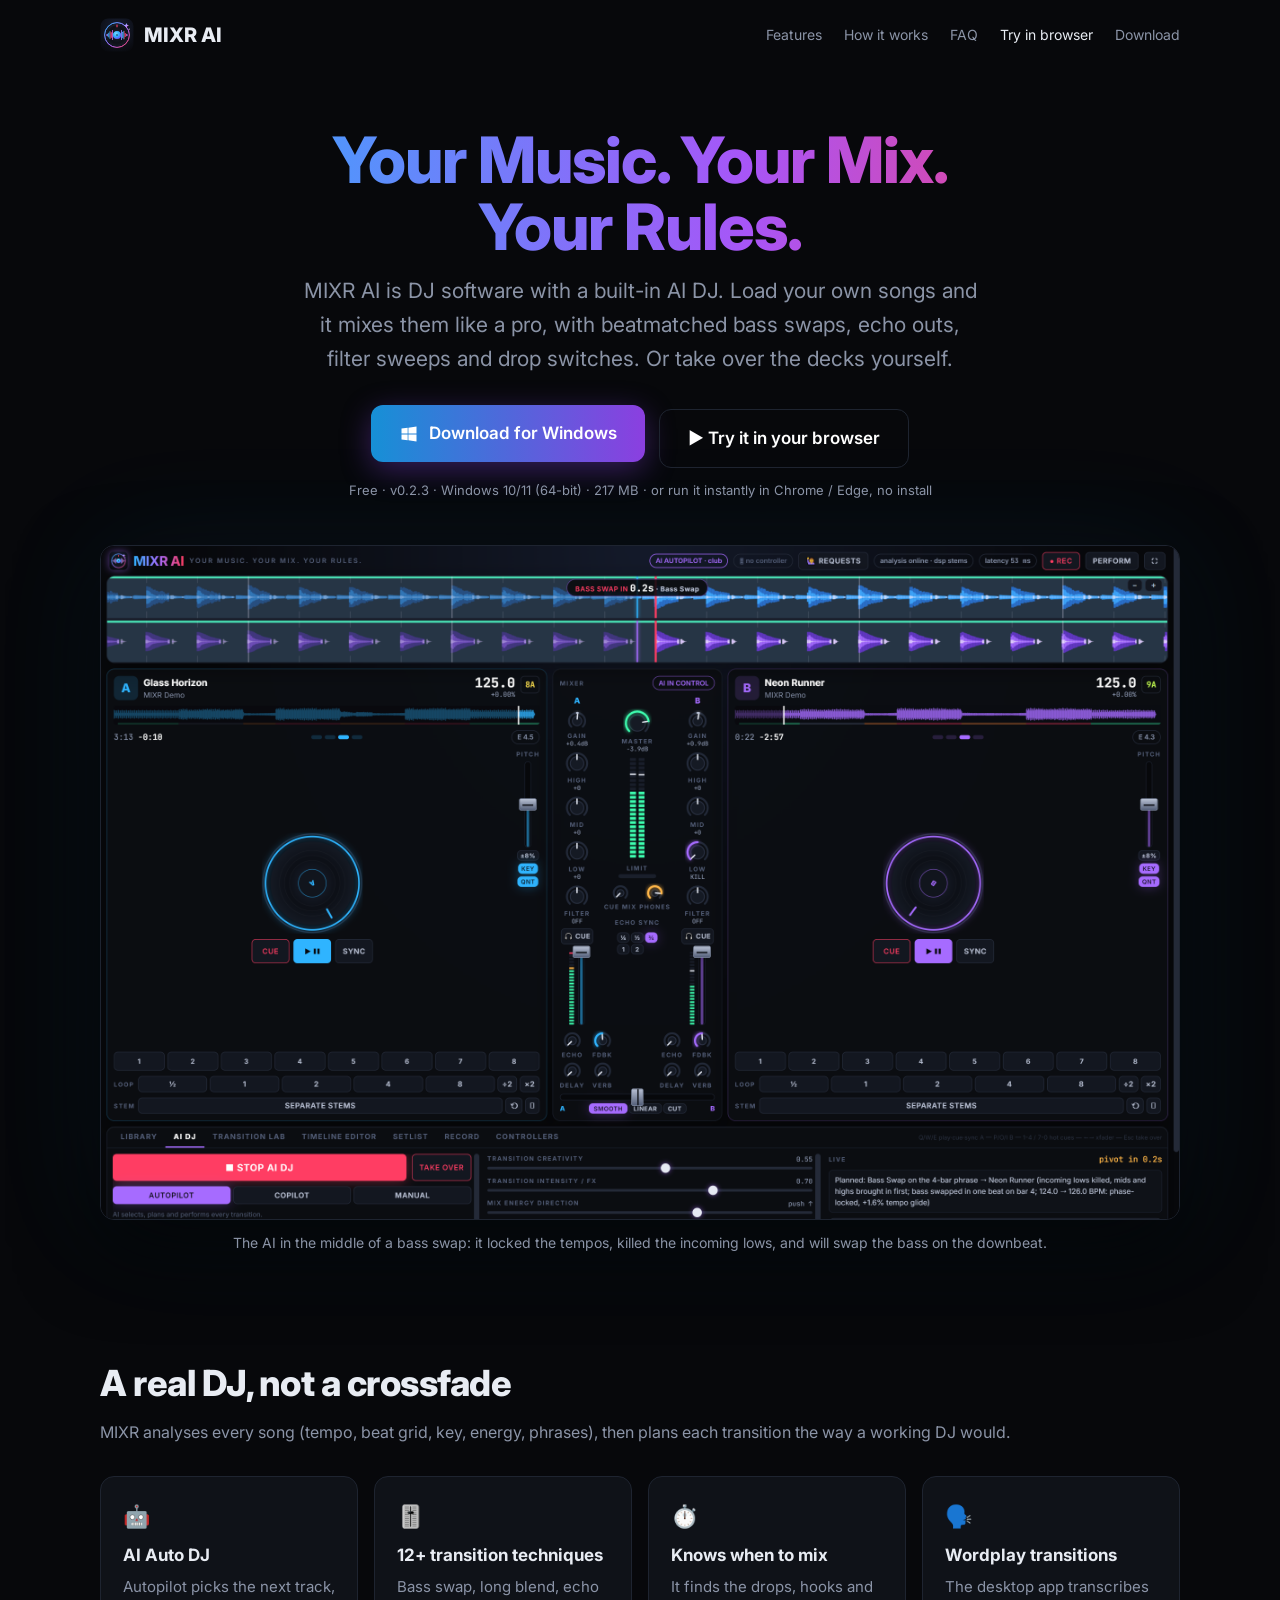
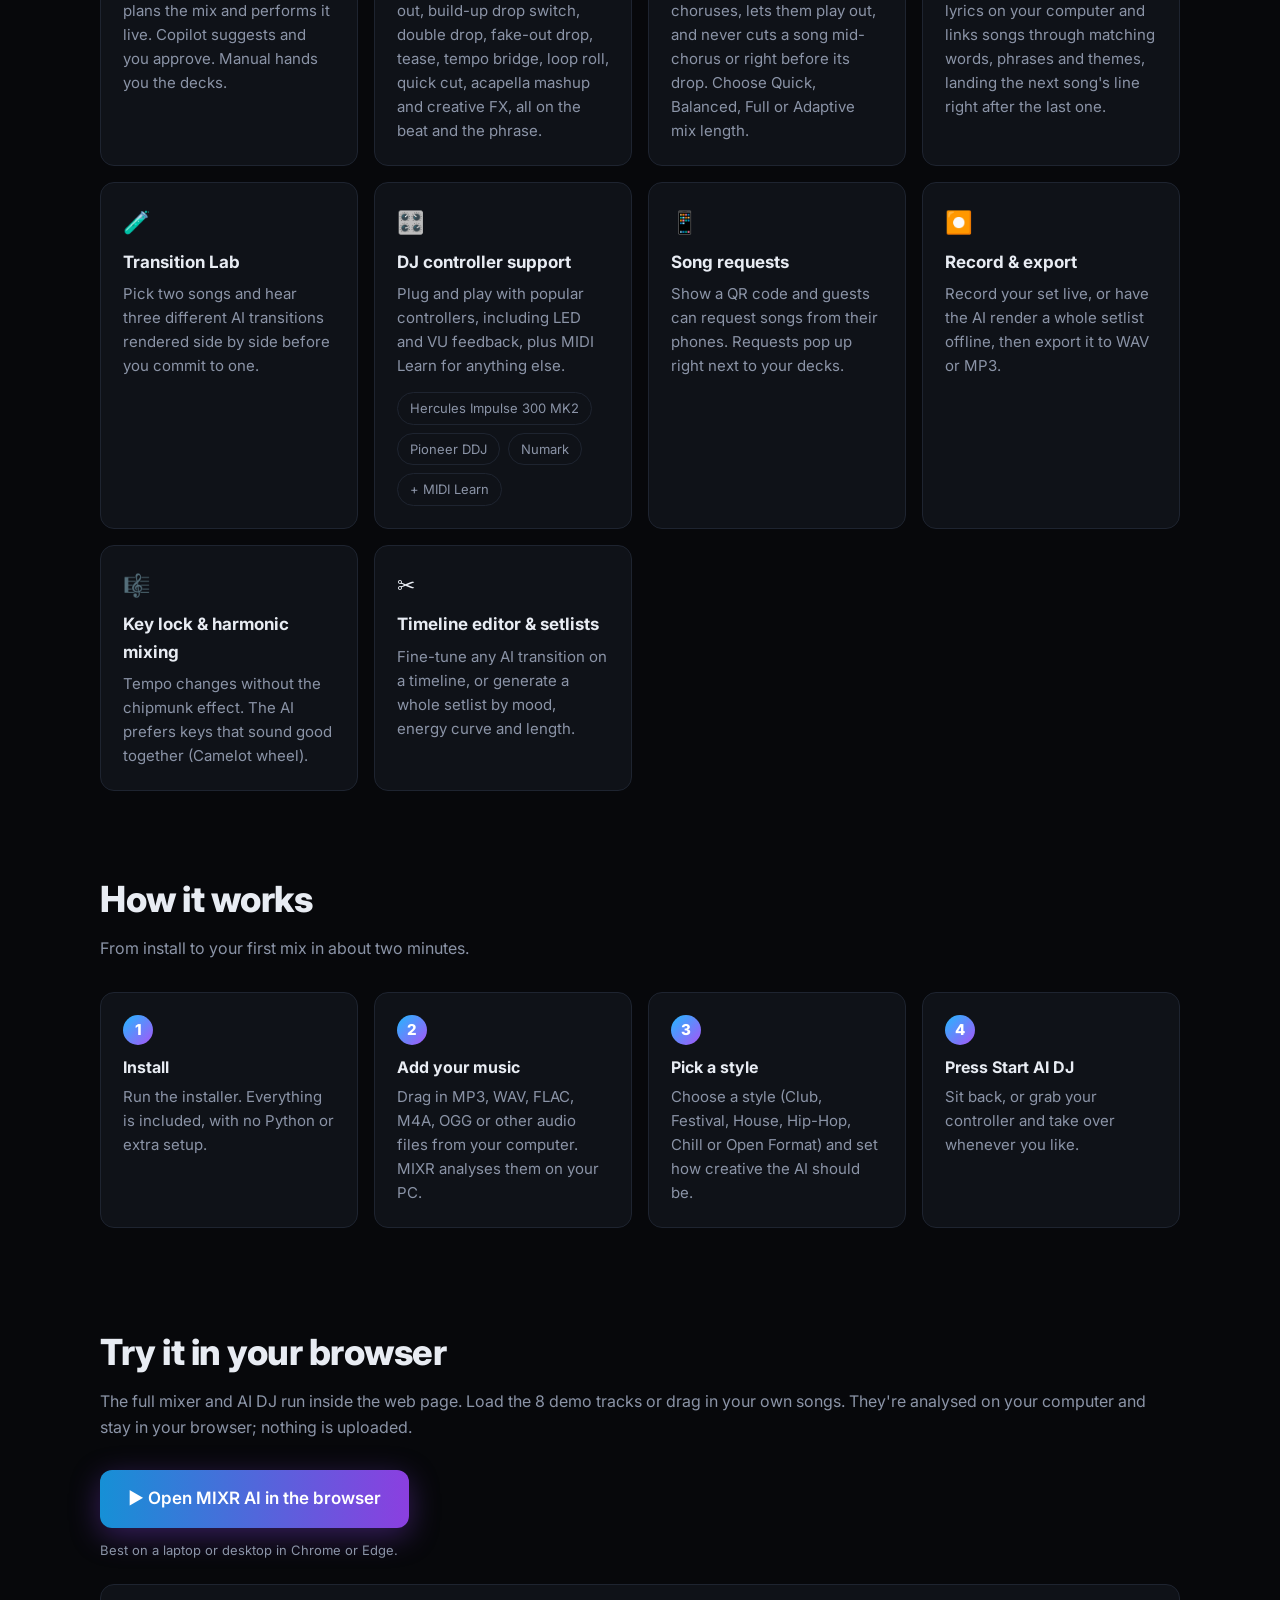
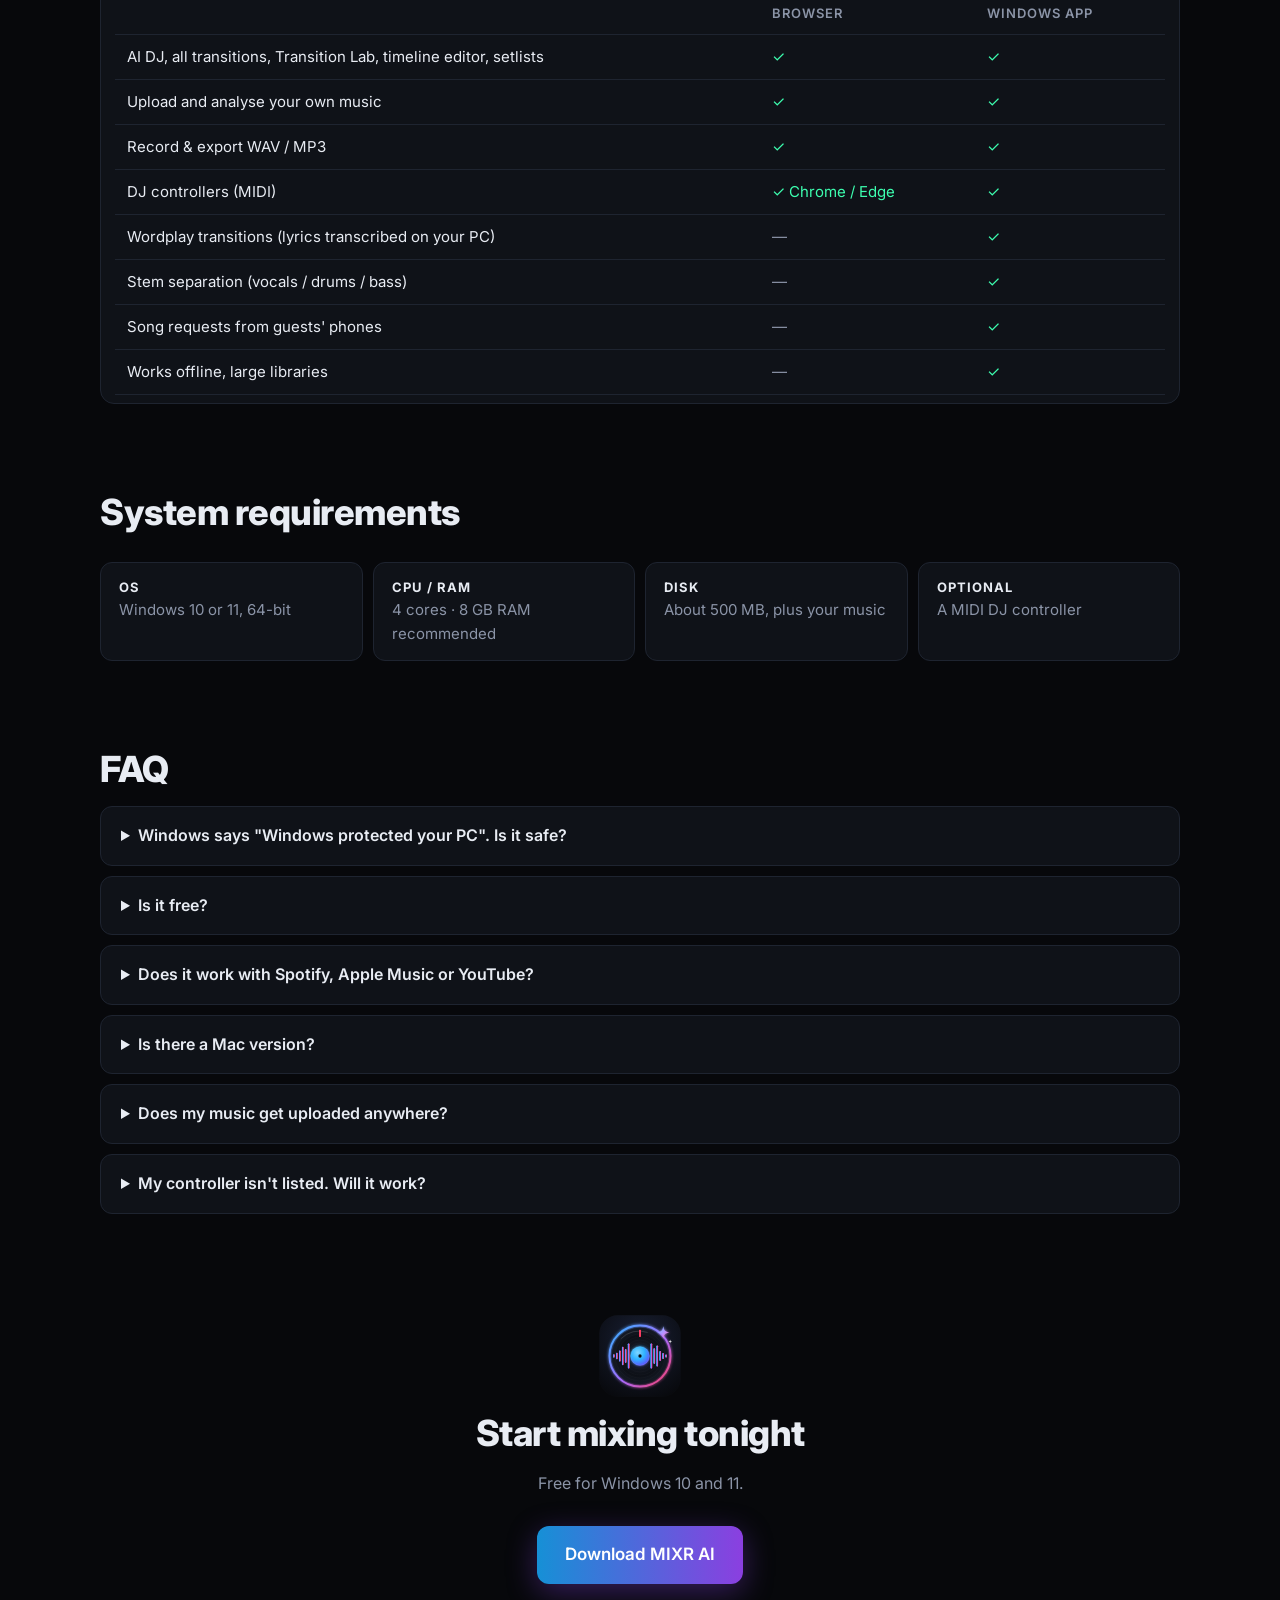
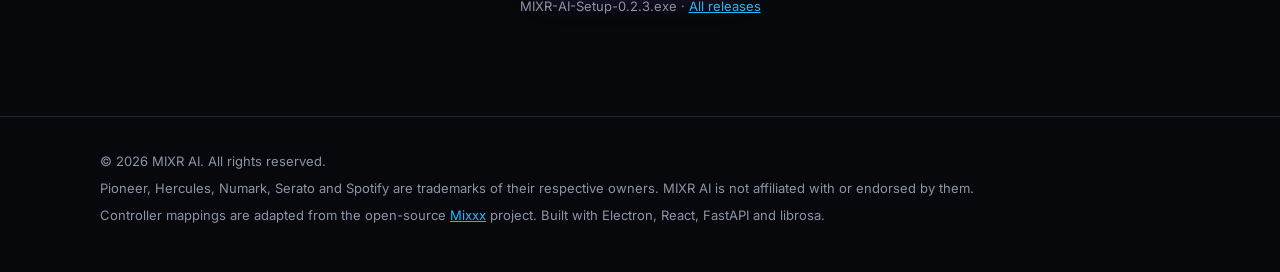
<file: index.html>
<!doctype html>
<html lang="en">
<head>
<meta charset="utf-8">
<meta name="viewport" content="width=device-width, initial-scale=1">
<title>MIXR AI — AI DJ software for Windows</title>
<meta name="description" content="MIXR AI is free AI DJ software for Windows. Load your own music and let the AI mix it with real DJ transitions, or mix yourself with a Pioneer, Hercules or Numark controller.">
<meta property="og:title" content="MIXR AI — Your Music. Your Mix. Your Rules.">
<meta property="og:description" content="AI DJ software that mixes your own music with real DJ transitions. Free for Windows.">
<meta property="og:image" content="https://niketh.gay/assets/autopilot.png">
<meta property="og:url" content="https://niketh.gay/">
<meta name="twitter:card" content="summary_large_image">
<link rel="icon" type="image/svg+xml" href="assets/mixr-icon.svg">
<link rel="preconnect" href="https://fonts.googleapis.com">
<link href="https://fonts.googleapis.com/css2?family=Inter:wght@400;500;600;800&display=swap" rel="stylesheet">
<style>
  :root { --bg:#07080b; --panel:#0f1218; --line:#1e2430; --text:#e8ecf3; --dim:#8b94a7; --a:#22b8ff; --b:#a855f7; --hot:#ff3d6e; }
  * { box-sizing:border-box; }
  html { scroll-behavior:smooth; }
  body { margin:0; background:var(--bg); color:var(--text); font:16px/1.6 Inter, system-ui, sans-serif; }
  a { color:var(--a); }
  .wrap { max-width:1120px; margin:0 auto; padding:0 20px; }
  nav { display:flex; align-items:center; justify-content:space-between; padding:18px 0; }
  nav .brand { display:flex; align-items:center; gap:10px; font-weight:800; font-size:20px; color:var(--text); text-decoration:none; }
  nav .brand img { width:34px; height:34px; }
  nav .links a { color:var(--dim); text-decoration:none; margin-left:22px; font-size:14px; }
  nav .links a:hover { color:var(--text); }
  .hero { text-align:center; padding:56px 0 30px; }
  .hero h1 { font-size:clamp(36px,6vw,64px); line-height:1.05; margin:0 0 14px; font-weight:800; letter-spacing:-1px;
    background:linear-gradient(90deg,var(--a),var(--b) 60%,var(--hot)); -webkit-background-clip:text; background-clip:text; color:transparent; }
  .hero p.lead { font-size:clamp(17px,2.2vw,21px); color:var(--dim); max-width:680px; margin:0 auto 30px; }
  .btn { display:inline-flex; align-items:center; gap:10px; padding:15px 28px; border-radius:12px; font-weight:600; font-size:17px; text-decoration:none; color:#fff;
    background:linear-gradient(90deg,#1690d6,#8b3fe0); box-shadow:0 8px 30px rgba(140,70,240,.35); }
  .btn:hover { filter:brightness(1.1); }
  .btn2 { background:transparent; border:1px solid var(--line); box-shadow:none; margin-left:10px; }
  .btn2:hover { border-color:var(--a); }
  @media (max-width:640px) { .btn2 { margin:12px 0 0; } }
  .compare { width:100%; border-collapse:collapse; font-size:15px; }
  .compare th, .compare td { text-align:left; padding:10px 12px; border-bottom:1px solid var(--line); }
  .compare th { color:var(--dim); font-weight:600; font-size:13px; text-transform:uppercase; letter-spacing:1px; }
  .compare td.y { color:#3dffb0; } .compare td.n { color:var(--dim); }
  .meta { color:var(--dim); font-size:13px; margin-top:12px; }
  .shot { margin:44px auto 0; border-radius:14px; overflow:hidden; border:1px solid var(--line); box-shadow:0 30px 80px rgba(0,0,0,.6), 0 0 120px rgba(34,184,255,.08); }
  .shot img { display:block; width:100%; height:auto; }
  .caption { text-align:center; color:var(--dim); font-size:14px; margin-top:12px; }
  section { padding:70px 0 10px; }
  h2 { font-size:clamp(26px,3.4vw,36px); margin:0 0 8px; font-weight:800; letter-spacing:-.5px; }
  .sub { color:var(--dim); margin:0 0 30px; }
  .grid { display:grid; grid-template-columns:repeat(auto-fit,minmax(250px,1fr)); gap:16px; }
  .card { background:var(--panel); border:1px solid var(--line); border-radius:14px; padding:22px; }
  .card h3 { margin:0 0 6px; font-size:17px; }
  .card p { margin:0; color:var(--dim); font-size:15px; }
  .card .ic { font-size:22px; margin-bottom:8px; }
  .chips { display:flex; flex-wrap:wrap; gap:8px; margin-top:14px; }
  .chip { border:1px solid var(--line); border-radius:999px; padding:5px 12px; font-size:13px; color:var(--dim); }
  ol.steps { counter-reset:s; list-style:none; padding:0; display:grid; grid-template-columns:repeat(auto-fit,minmax(220px,1fr)); gap:16px; }
  ol.steps li { background:var(--panel); border:1px solid var(--line); border-radius:14px; padding:22px; counter-increment:s; color:var(--dim); font-size:15px; }
  ol.steps li::before { content:counter(s); display:inline-grid; place-items:center; width:30px; height:30px; border-radius:50%; margin-bottom:10px;
    background:linear-gradient(135deg,var(--a),var(--b)); color:#fff; font-weight:800; }
  ol.steps li b { display:block; color:var(--text); font-size:16px; margin-bottom:4px; }
  details { background:var(--panel); border:1px solid var(--line); border-radius:12px; padding:16px 20px; margin-bottom:10px; }
  summary { cursor:pointer; font-weight:600; }
  details p { color:var(--dim); margin:10px 0 0; }
  .req { display:grid; grid-template-columns:repeat(auto-fit,minmax(200px,1fr)); gap:10px; }
  .req div { background:var(--panel); border:1px solid var(--line); border-radius:12px; padding:14px 18px; color:var(--dim); font-size:15px; }
  .req b { color:var(--text); display:block; font-size:13px; text-transform:uppercase; letter-spacing:1px; }
  .cta { text-align:center; padding:80px 0 40px; }
  footer { border-top:1px solid var(--line); margin-top:60px; padding:28px 0 40px; color:var(--dim); font-size:13px; }
  footer p { margin:6px 0; }
  @media (max-width:640px) { nav .links { display:none; } .hero { padding-top:30px; } }
</style>
</head>
<body>
<div class="wrap">
  <nav>
    <a class="brand" href="#"><img src="assets/mixr-icon.svg" alt="">MIXR AI</a>
    <div class="links"><a href="#features">Features</a><a href="#how">How it works</a><a href="#faq">FAQ</a><a href="app/" style="color:var(--text)">Try in browser</a><a href="#download">Download</a></div>
  </nav>

  <header class="hero">
    <h1>Your Music. Your Mix.<br>Your Rules.</h1>
    <p class="lead">MIXR AI is DJ software with a built-in AI DJ. Load your own songs and it mixes them like a pro, with beatmatched bass swaps, echo outs, filter sweeps and drop switches. Or take over the decks yourself.</p>
    <a class="btn" href="https://github.com/LostDraconic/LostDraconic.github.io/releases/download/v0.2.3/MIXR-AI-Setup-0.2.3.exe">
      <svg width="20" height="20" viewBox="0 0 24 24" fill="currentColor" aria-hidden="true"><path d="M3 5.5 10.4 4.5v7H3zm8.3-1.1L21 3v8.5h-9.7zM3 12.5h7.4v7L3 18.5zm8.3 0H21V21l-9.7-1.4z"/></svg>
      Download for Windows
    </a>
    <a class="btn btn2" href="app/">▶ Try it in your browser</a>
    <div class="meta">Free · v0.2.3 · Windows 10/11 (64-bit) · 217 MB · or run it instantly in Chrome / Edge, no install</div>
    <div class="shot"><img src="assets/autopilot.png" alt="MIXR AI performing an AI bass-swap transition between two tracks" width="2400" height="1500"></div>
    <div class="caption">The AI in the middle of a bass swap: it locked the tempos, killed the incoming lows, and will swap the bass on the downbeat.</div>
  </header>

  <section id="features">
    <h2>A real DJ, not a crossfade</h2>
    <p class="sub">MIXR analyses every song (tempo, beat grid, key, energy, phrases), then plans each transition the way a working DJ would.</p>
    <div class="grid">
      <div class="card"><div class="ic">🤖</div><h3>AI Auto DJ</h3><p>Autopilot picks the next track, plans the mix and performs it live. Copilot suggests and you approve. Manual hands you the decks.</p></div>
      <div class="card"><div class="ic">🎚️</div><h3>12+ transition techniques</h3><p>Bass swap, long blend, echo out, build-up drop switch, double drop, fake-out drop, tease, tempo bridge, loop roll, quick cut, acapella mashup and creative FX, all on the beat and the phrase.</p></div>
      <div class="card"><div class="ic">⏱️</div><h3>Knows when to mix</h3><p>It finds the drops, hooks and choruses, lets them play out, and never cuts a song mid-chorus or right before its drop. Choose Quick, Balanced, Full or Adaptive mix length.</p></div>
      <div class="card"><div class="ic">🗣️</div><h3>Wordplay transitions</h3><p>The desktop app transcribes lyrics on your computer and links songs through matching words, phrases and themes, landing the next song's line right after the last one.</p></div>
      <div class="card"><div class="ic">🧪</div><h3>Transition Lab</h3><p>Pick two songs and hear three different AI transitions rendered side by side before you commit to one.</p></div>
      <div class="card"><div class="ic">🎛️</div><h3>DJ controller support</h3><p>Plug and play with popular controllers, including LED and VU feedback, plus MIDI Learn for anything else.</p>
        <div class="chips"><span class="chip">Hercules Impulse 300 MK2</span><span class="chip">Pioneer DDJ</span><span class="chip">Numark</span><span class="chip">+ MIDI Learn</span></div></div>
      <div class="card"><div class="ic">📱</div><h3>Song requests</h3><p>Show a QR code and guests can request songs from their phones. Requests pop up right next to your decks.</p></div>
      <div class="card"><div class="ic">⏺️</div><h3>Record & export</h3><p>Record your set live, or have the AI render a whole setlist offline, then export it to WAV or MP3.</p></div>
      <div class="card"><div class="ic">🎼</div><h3>Key lock & harmonic mixing</h3><p>Tempo changes without the chipmunk effect. The AI prefers keys that sound good together (Camelot wheel).</p></div>
      <div class="card"><div class="ic">✂️</div><h3>Timeline editor & setlists</h3><p>Fine-tune any AI transition on a timeline, or generate a whole setlist by mood, energy curve and length.</p></div>
    </div>
  </section>

  <section id="how">
    <h2>How it works</h2>
    <p class="sub">From install to your first mix in about two minutes.</p>
    <ol class="steps">
      <li><b>Install</b>Run the installer. Everything is included, with no Python or extra setup.</li>
      <li><b>Add your music</b>Drag in MP3, WAV, FLAC, M4A, OGG or other audio files from your computer. MIXR analyses them on your PC.</li>
      <li><b>Pick a style</b>Choose a style (Club, Festival, House, Hip-Hop, Chill or Open Format) and set how creative the AI should be.</li>
      <li><b>Press Start AI DJ</b>Sit back, or grab your controller and take over whenever you like.</li>
    </ol>
  </section>

  <section id="web">
    <h2>Try it in your browser</h2>
    <p class="sub">The full mixer and AI DJ run inside the web page. Load the 8 demo tracks or drag in your own songs. They're analysed on your computer and stay in your browser; nothing is uploaded.</p>
    <a class="btn" href="app/">▶ Open MIXR AI in the browser</a>
    <div class="meta" style="margin-bottom:24px">Best on a laptop or desktop in Chrome or Edge.</div>
    <div class="card" style="padding:8px 14px">
      <table class="compare">
        <tr><th></th><th>Browser</th><th>Windows app</th></tr>
        <tr><td>AI DJ, all transitions, Transition Lab, timeline editor, setlists</td><td class="y">✓</td><td class="y">✓</td></tr>
        <tr><td>Upload and analyse your own music</td><td class="y">✓</td><td class="y">✓</td></tr>
        <tr><td>Record &amp; export WAV / MP3</td><td class="y">✓</td><td class="y">✓</td></tr>
        <tr><td>DJ controllers (MIDI)</td><td class="y">✓ Chrome / Edge</td><td class="y">✓</td></tr>
        <tr><td>Wordplay transitions (lyrics transcribed on your PC)</td><td class="n">—</td><td class="y">✓</td></tr>
        <tr><td>Stem separation (vocals / drums / bass)</td><td class="n">—</td><td class="y">✓</td></tr>
        <tr><td>Song requests from guests' phones</td><td class="n">—</td><td class="y">✓</td></tr>
        <tr><td>Works offline, large libraries</td><td class="n">—</td><td class="y">✓</td></tr>
      </table>
    </div>
  </section>

  <section id="req">
    <h2>System requirements</h2>
    <div class="req" style="margin-top:20px">
      <div><b>OS</b>Windows 10 or 11, 64-bit</div>
      <div><b>CPU / RAM</b>4 cores · 8 GB RAM recommended</div>
      <div><b>Disk</b>About 500 MB, plus your music</div>
      <div><b>Optional</b>A MIDI DJ controller</div>
    </div>
  </section>

  <section id="faq">
    <h2>FAQ</h2>
    <details><summary>Windows says "Windows protected your PC". Is it safe?</summary><p>MIXR AI is new and not code-signed yet, so Microsoft SmartScreen shows a warning the first time. Click <b>More info → Run anyway</b>.</p></details>
    <details><summary>Is it free?</summary><p>Yes. MIXR AI is free to download and use.</p></details>
    <details><summary>Does it work with Spotify, Apple Music or YouTube?</summary><p>No. Those services encrypt their audio and their terms forbid mixing it in DJ apps. MIXR works with music files you own, such as purchases from Bandcamp or Beatport, your own productions, or royalty-free libraries.</p></details>
    <details><summary>Is there a Mac version?</summary><p>There's no Mac app yet, but the <a href="app/">browser version</a> runs on a Mac in Chrome or Edge.</p></details>
    <details><summary>Does my music get uploaded anywhere?</summary><p>No. In both the app and the browser version, all analysis and mixing happens on your own computer. MIXR doesn't need an account and never uploads your songs. In the browser version your library is saved in that browser, so clearing your site data removes it.</p></details>
    <details><summary>My controller isn't listed. Will it work?</summary><p>Most MIDI DJ controllers work. Use the Controllers tab: it detects your device, and MIDI Learn lets you map any knob, fader or button in a few seconds.</p></details>
  </section>

  <section class="cta" id="download">
    <img src="assets/mixr-icon.svg" alt="" width="84" height="84">
    <h2>Start mixing tonight</h2>
    <p class="sub">Free for Windows 10 and 11.</p>
    <a class="btn" href="https://github.com/LostDraconic/LostDraconic.github.io/releases/download/v0.2.3/MIXR-AI-Setup-0.2.3.exe">Download MIXR AI</a>
    <div class="meta">MIXR-AI-Setup-0.2.3.exe · <a href="https://github.com/LostDraconic/LostDraconic.github.io/releases">All releases</a></div>
  </section>
</div>
<footer>
  <div class="wrap">
    <p>© 2026 MIXR AI. All rights reserved.</p>
    <p>Pioneer, Hercules, Numark, Serato and Spotify are trademarks of their respective owners. MIXR AI is not affiliated with or endorsed by them.</p>
    <p>Controller mappings are adapted from the open-source <a href="https://mixxx.org">Mixxx</a> project. Built with Electron, React, FastAPI and librosa.</p>
  </div>
</footer>
</body>
</html>
</file>
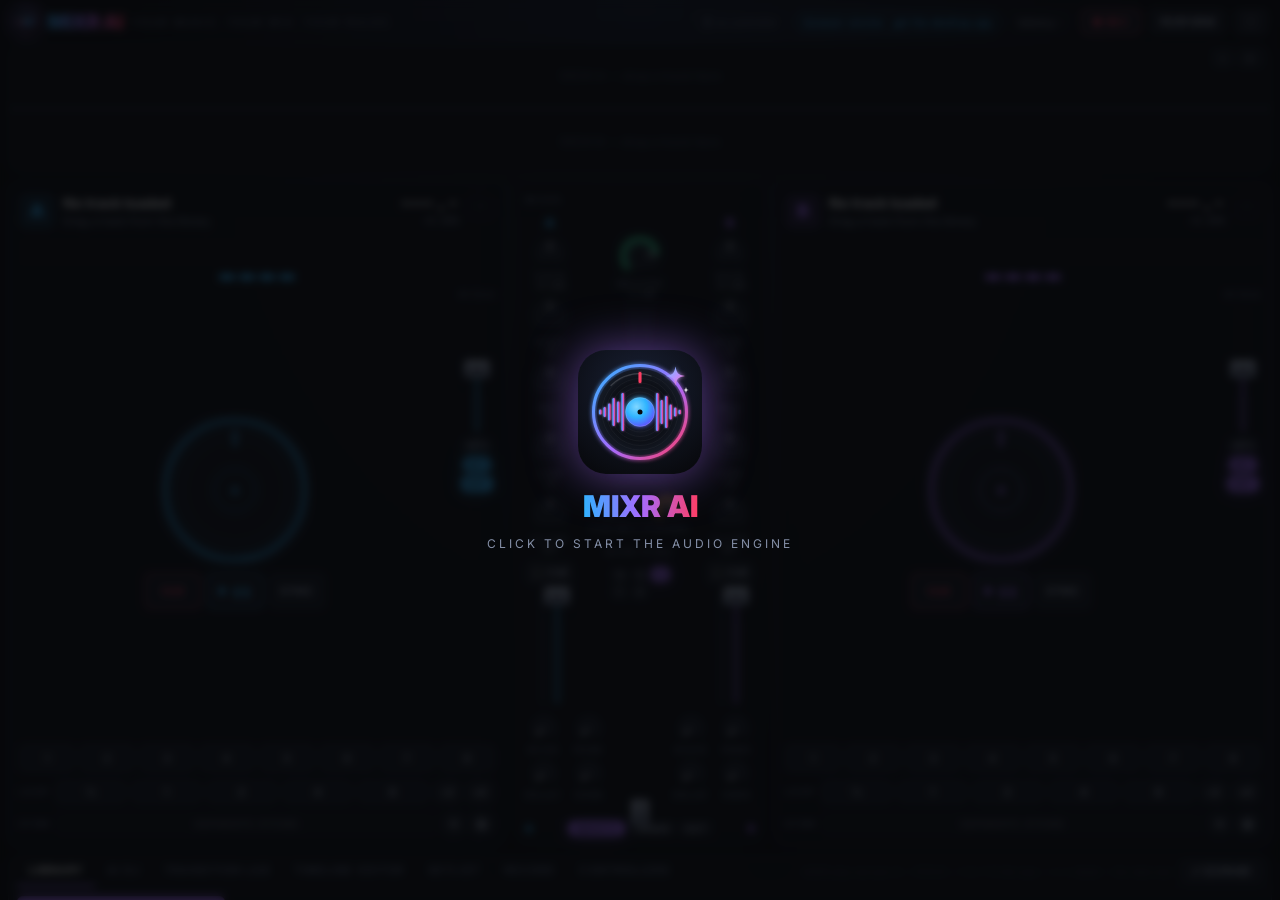
<file: app/index.html>
<!doctype html>
<html lang="en">
  <head>
    <meta charset="UTF-8" />
    <meta name="viewport" content="width=device-width, initial-scale=1.0" />
    <title>MIXR AI</title>
    <link rel="icon" type="image/svg+xml" href="/app/mixr-icon.svg" />
    <link rel="preconnect" href="https://fonts.googleapis.com" />
    <link href="https://fonts.googleapis.com/css2?family=Inter:wght@400;500;600;700;800&family=JetBrains+Mono:wght@500;700&display=swap" rel="stylesheet" />
    <script type="module" crossorigin src="/app/assets/index-DZKcJXa1.js"></script>
    <link rel="stylesheet" crossorigin href="/app/assets/index-D5UcNcFo.css">
  </head>
  <body class="bg-ink-950">
    <div id="root"></div>
  </body>
</html>
</file>
<file: app/assets/index-D5UcNcFo.css>
*,:before,:after{--tw-border-spacing-x: 0;--tw-border-spacing-y: 0;--tw-translate-x: 0;--tw-translate-y: 0;--tw-rotate: 0;--tw-skew-x: 0;--tw-skew-y: 0;--tw-scale-x: 1;--tw-scale-y: 1;--tw-pan-x: ;--tw-pan-y: ;--tw-pinch-zoom: ;--tw-scroll-snap-strictness: proximity;--tw-gradient-from-position: ;--tw-gradient-via-position: ;--tw-gradient-to-position: ;--tw-ordinal: ;--tw-slashed-zero: ;--tw-numeric-figure: ;--tw-numeric-spacing: ;--tw-numeric-fraction: ;--tw-ring-inset: ;--tw-ring-offset-width: 0px;--tw-ring-offset-color: #fff;--tw-ring-color: rgb(59 130 246 / .5);--tw-ring-offset-shadow: 0 0 #0000;--tw-ring-shadow: 0 0 #0000;--tw-shadow: 0 0 #0000;--tw-shadow-colored: 0 0 #0000;--tw-blur: ;--tw-brightness: ;--tw-contrast: ;--tw-grayscale: ;--tw-hue-rotate: ;--tw-invert: ;--tw-saturate: ;--tw-sepia: ;--tw-drop-shadow: ;--tw-backdrop-blur: ;--tw-backdrop-brightness: ;--tw-backdrop-contrast: ;--tw-backdrop-grayscale: ;--tw-backdrop-hue-rotate: ;--tw-backdrop-invert: ;--tw-backdrop-opacity: ;--tw-backdrop-saturate: ;--tw-backdrop-sepia: ;--tw-contain-size: ;--tw-contain-layout: ;--tw-contain-paint: ;--tw-contain-style: }::backdrop{--tw-border-spacing-x: 0;--tw-border-spacing-y: 0;--tw-translate-x: 0;--tw-translate-y: 0;--tw-rotate: 0;--tw-skew-x: 0;--tw-skew-y: 0;--tw-scale-x: 1;--tw-scale-y: 1;--tw-pan-x: ;--tw-pan-y: ;--tw-pinch-zoom: ;--tw-scroll-snap-strictness: proximity;--tw-gradient-from-position: ;--tw-gradient-via-position: ;--tw-gradient-to-position: ;--tw-ordinal: ;--tw-slashed-zero: ;--tw-numeric-figure: ;--tw-numeric-spacing: ;--tw-numeric-fraction: ;--tw-ring-inset: ;--tw-ring-offset-width: 0px;--tw-ring-offset-color: #fff;--tw-ring-color: rgb(59 130 246 / .5);--tw-ring-offset-shadow: 0 0 #0000;--tw-ring-shadow: 0 0 #0000;--tw-shadow: 0 0 #0000;--tw-shadow-colored: 0 0 #0000;--tw-blur: ;--tw-brightness: ;--tw-contrast: ;--tw-grayscale: ;--tw-hue-rotate: ;--tw-invert: ;--tw-saturate: ;--tw-sepia: ;--tw-drop-shadow: ;--tw-backdrop-blur: ;--tw-backdrop-brightness: ;--tw-backdrop-contrast: ;--tw-backdrop-grayscale: ;--tw-backdrop-hue-rotate: ;--tw-backdrop-invert: ;--tw-backdrop-opacity: ;--tw-backdrop-saturate: ;--tw-backdrop-sepia: ;--tw-contain-size: ;--tw-contain-layout: ;--tw-contain-paint: ;--tw-contain-style: }*,:before,:after{box-sizing:border-box;border-width:0;border-style:solid;border-color:#e5e7eb}:before,:after{--tw-content: ""}html,:host{line-height:1.5;-webkit-text-size-adjust:100%;-moz-tab-size:4;-o-tab-size:4;tab-size:4;font-family:Inter,Segoe UI,system-ui,sans-serif;font-feature-settings:normal;font-variation-settings:normal;-webkit-tap-highlight-color:transparent}body{margin:0;line-height:inherit}hr{height:0;color:inherit;border-top-width:1px}abbr:where([title]){-webkit-text-decoration:underline dotted;text-decoration:underline dotted}h1,h2,h3,h4,h5,h6{font-size:inherit;font-weight:inherit}a{color:inherit;text-decoration:inherit}b,strong{font-weight:bolder}code,kbd,samp,pre{font-family:JetBrains Mono,Consolas,monospace;font-feature-settings:normal;font-variation-settings:normal;font-size:1em}small{font-size:80%}sub,sup{font-size:75%;line-height:0;position:relative;vertical-align:baseline}sub{bottom:-.25em}sup{top:-.5em}table{text-indent:0;border-color:inherit;border-collapse:collapse}button,input,optgroup,select,textarea{font-family:inherit;font-feature-settings:inherit;font-variation-settings:inherit;font-size:100%;font-weight:inherit;line-height:inherit;letter-spacing:inherit;color:inherit;margin:0;padding:0}button,select{text-transform:none}button,input:where([type=button]),input:where([type=reset]),input:where([type=submit]){-webkit-appearance:button;background-color:transparent;background-image:none}:-moz-focusring{outline:auto}:-moz-ui-invalid{box-shadow:none}progress{vertical-align:baseline}::-webkit-inner-spin-button,::-webkit-outer-spin-button{height:auto}[type=search]{-webkit-appearance:textfield;outline-offset:-2px}::-webkit-search-decoration{-webkit-appearance:none}::-webkit-file-upload-button{-webkit-appearance:button;font:inherit}summary{display:list-item}blockquote,dl,dd,h1,h2,h3,h4,h5,h6,hr,figure,p,pre{margin:0}fieldset{margin:0;padding:0}legend{padding:0}ol,ul,menu{list-style:none;margin:0;padding:0}dialog{padding:0}textarea{resize:vertical}input::-moz-placeholder,textarea::-moz-placeholder{opacity:1;color:#9ca3af}input::placeholder,textarea::placeholder{opacity:1;color:#9ca3af}button,[role=button]{cursor:pointer}:disabled{cursor:default}img,svg,video,canvas,audio,iframe,embed,object{display:block;vertical-align:middle}img,video{max-width:100%;height:auto}[hidden]:where(:not([hidden=until-found])){display:none}.panel{border-radius:.75rem;border-width:1px;--tw-border-opacity: 1;border-color:rgb(26 31 43 / var(--tw-border-opacity, 1));background-color:#0b0d12e6;--tw-shadow: inset 0 1px 0 rgba(255,255,255,.04), 0 10px 30px rgba(0,0,0,.35);--tw-shadow-colored: inset 0 1px 0 var(--tw-shadow-color), 0 10px 30px var(--tw-shadow-color);box-shadow:var(--tw-ring-offset-shadow, 0 0 #0000),var(--tw-ring-shadow, 0 0 #0000),var(--tw-shadow)}.btn{display:inline-flex;align-items:center;justify-content:center;gap:.375rem;border-radius:.375rem;border-width:1px;--tw-border-opacity: 1;border-color:rgb(36 42 56 / var(--tw-border-opacity, 1));--tw-bg-opacity: 1;background-color:rgb(19 23 32 / var(--tw-bg-opacity, 1));padding:.25rem .625rem;font-size:11px;font-weight:600;text-transform:uppercase;letter-spacing:.05em;--tw-text-opacity: 1;color:rgb(184 192 211 / var(--tw-text-opacity, 1));transition-property:all;transition-timing-function:cubic-bezier(.4,0,.2,1);transition-duration:.1s}.btn:hover{--tw-border-opacity: 1;border-color:rgb(85 96 122 / var(--tw-border-opacity, 1));--tw-text-opacity: 1;color:rgb(255 255 255 / var(--tw-text-opacity, 1))}.btn:active{--tw-scale-x: .97;--tw-scale-y: .97;transform:translate(var(--tw-translate-x),var(--tw-translate-y)) rotate(var(--tw-rotate)) skew(var(--tw-skew-x)) skewY(var(--tw-skew-y)) scaleX(var(--tw-scale-x)) scaleY(var(--tw-scale-y))}.btn:disabled{pointer-events:none;opacity:.4}.btn-a{border-color:#2fb4ff99;--tw-text-opacity: 1;color:rgb(47 180 255 / var(--tw-text-opacity, 1))}.btn-a:hover{background-color:#2fb4ff1a}.btn-b{border-color:#a66bff99;--tw-text-opacity: 1;color:rgb(166 107 255 / var(--tw-text-opacity, 1))}.btn-b:hover{background-color:#a66bff1a}.btn-hot{border-color:#ff3d63b3;--tw-text-opacity: 1;color:rgb(255 61 99 / var(--tw-text-opacity, 1))}.btn-hot:hover{background-color:#ff3d631a}.btn-on-a{--tw-border-opacity: 1;border-color:rgb(47 180 255 / var(--tw-border-opacity, 1));--tw-bg-opacity: 1;background-color:rgb(47 180 255 / var(--tw-bg-opacity, 1));--tw-text-opacity: 1;color:rgb(7 8 11 / var(--tw-text-opacity, 1));--tw-shadow: 0 0 18px rgba(47,180,255,.35);--tw-shadow-colored: 0 0 18px var(--tw-shadow-color);box-shadow:var(--tw-ring-offset-shadow, 0 0 #0000),var(--tw-ring-shadow, 0 0 #0000),var(--tw-shadow)}.btn-on-a:hover{--tw-bg-opacity: 1;background-color:rgb(47 180 255 / var(--tw-bg-opacity, 1));--tw-text-opacity: 1;color:rgb(7 8 11 / var(--tw-text-opacity, 1))}.btn-on-b{--tw-border-opacity: 1;border-color:rgb(166 107 255 / var(--tw-border-opacity, 1));--tw-bg-opacity: 1;background-color:rgb(166 107 255 / var(--tw-bg-opacity, 1));--tw-text-opacity: 1;color:rgb(7 8 11 / var(--tw-text-opacity, 1));--tw-shadow: 0 0 18px rgba(166,107,255,.35);--tw-shadow-colored: 0 0 18px var(--tw-shadow-color);box-shadow:var(--tw-ring-offset-shadow, 0 0 #0000),var(--tw-ring-shadow, 0 0 #0000),var(--tw-shadow)}.btn-on-b:hover{--tw-bg-opacity: 1;background-color:rgb(166 107 255 / var(--tw-bg-opacity, 1));--tw-text-opacity: 1;color:rgb(7 8 11 / var(--tw-text-opacity, 1))}.btn-on-hot{--tw-border-opacity: 1;border-color:rgb(255 61 99 / var(--tw-border-opacity, 1));--tw-bg-opacity: 1;background-color:rgb(255 61 99 / var(--tw-bg-opacity, 1));--tw-text-opacity: 1;color:rgb(255 255 255 / var(--tw-text-opacity, 1));--tw-shadow: 0 0 18px rgba(255,61,99,.45);--tw-shadow-colored: 0 0 18px var(--tw-shadow-color);box-shadow:var(--tw-ring-offset-shadow, 0 0 #0000),var(--tw-ring-shadow, 0 0 #0000),var(--tw-shadow)}.label{font-size:9px;font-weight:700;text-transform:uppercase;letter-spacing:.16em;--tw-text-opacity: 1;color:rgb(85 96 122 / var(--tw-text-opacity, 1))}.num{font-family:JetBrains Mono,Consolas,monospace;--tw-numeric-spacing: tabular-nums;font-variant-numeric:var(--tw-ordinal) var(--tw-slashed-zero) var(--tw-numeric-figure) var(--tw-numeric-spacing) var(--tw-numeric-fraction)}.input{border-radius:.375rem;border-width:1px;--tw-border-opacity: 1;border-color:rgb(36 42 56 / var(--tw-border-opacity, 1));--tw-bg-opacity: 1;background-color:rgb(15 18 24 / var(--tw-bg-opacity, 1));padding:.25rem .5rem;font-size:.75rem;line-height:1rem;--tw-text-opacity: 1;color:rgb(230 234 243 / var(--tw-text-opacity, 1));outline:2px solid transparent;outline-offset:2px}.input:focus{border-color:#2fb4ffb3}.tab{border-bottom-width:2px;border-color:transparent;padding:.375rem .75rem;font-size:11px;font-weight:700;text-transform:uppercase;letter-spacing:.1em;--tw-text-opacity: 1;color:rgb(85 96 122 / var(--tw-text-opacity, 1));transition-property:color,background-color,border-color,text-decoration-color,fill,stroke;transition-timing-function:cubic-bezier(.4,0,.2,1);transition-duration:.15s}.tab:hover{--tw-text-opacity: 1;color:rgb(230 234 243 / var(--tw-text-opacity, 1))}.tab-on{--tw-border-opacity: 1;border-color:rgb(166 107 255 / var(--tw-border-opacity, 1));--tw-text-opacity: 1;color:rgb(255 255 255 / var(--tw-text-opacity, 1))}.chip{border-radius:9999px;border-width:1px;--tw-border-opacity: 1;border-color:rgb(36 42 56 / var(--tw-border-opacity, 1));padding:.125rem .5rem;font-size:10px;font-weight:600;--tw-text-opacity: 1;color:rgb(133 144 168 / var(--tw-text-opacity, 1))}.pointer-events-none{pointer-events:none}.fixed{position:fixed}.absolute{position:absolute}.relative{position:relative}.sticky{position:sticky}.inset-0{inset:0}.inset-x-2{left:.5rem;right:.5rem}.-right-2{right:-.5rem}.-top-2{top:-.5rem}.bottom-2{bottom:.5rem}.bottom-4{bottom:1rem}.left-0\.5{left:.125rem}.left-1\/2{left:50%}.left-3\.5{left:.875rem}.right-0{right:0}.right-2{right:.5rem}.top-0{top:0}.top-0\.5{top:.125rem}.top-1{top:.25rem}.top-9{top:2.25rem}.top-\[52px\]{top:52px}.z-10{z-index:10}.z-30{z-index:30}.z-40{z-index:40}.z-50{z-index:50}.col-span-2{grid-column:span 2 / span 2}.col-span-3{grid-column:span 3 / span 3}.mx-auto{margin-left:auto;margin-right:auto}.my-1{margin-top:.25rem;margin-bottom:.25rem}.my-auto{margin-top:auto;margin-bottom:auto}.mb-0\.5{margin-bottom:.125rem}.mb-1{margin-bottom:.25rem}.mb-1\.5{margin-bottom:.375rem}.mb-2{margin-bottom:.5rem}.mb-3{margin-bottom:.75rem}.ml-0\.5{margin-left:.125rem}.ml-1{margin-left:.25rem}.ml-2{margin-left:.5rem}.ml-3{margin-left:.75rem}.ml-\[8px\]{margin-left:8px}.ml-auto{margin-left:auto}.mr-2{margin-right:.5rem}.mt-0\.5{margin-top:.125rem}.mt-1{margin-top:.25rem}.mt-1\.5{margin-top:.375rem}.mt-2{margin-top:.5rem}.mt-3{margin-top:.75rem}.mt-4{margin-top:1rem}.mt-\[8px\]{margin-top:8px}.mt-auto{margin-top:auto}.line-clamp-2{overflow:hidden;display:-webkit-box;-webkit-box-orient:vertical;-webkit-line-clamp:2}.block{display:block}.inline{display:inline}.flex{display:flex}.table{display:table}.grid{display:grid}.hidden{display:none}.aspect-square{aspect-ratio:1 / 1}.h-1{height:.25rem}.h-1\.5{height:.375rem}.h-10{height:2.5rem}.h-2{height:.5rem}.h-28{height:7rem}.h-3{height:.75rem}.h-32{height:8rem}.h-4{height:1rem}.h-5{height:1.25rem}.h-6{height:1.5rem}.h-7{height:1.75rem}.h-80{height:20rem}.h-9{height:2.25rem}.h-\[2px\]{height:2px}.h-full{height:100%}.max-h-24{max-height:6rem}.max-h-44{max-height:11rem}.max-h-72{max-height:18rem}.max-h-\[80vh\]{max-height:80vh}.min-h-0{min-height:0px}.min-h-\[40px\]{min-height:40px}.min-h-\[80px\]{min-height:80px}.min-h-\[90px\]{min-height:90px}.w-12{width:3rem}.w-14{width:3.5rem}.w-16{width:4rem}.w-2{width:.5rem}.w-20{width:5rem}.w-24{width:6rem}.w-28{width:7rem}.w-3{width:.75rem}.w-32{width:8rem}.w-4{width:1rem}.w-52{width:13rem}.w-56{width:14rem}.w-64{width:16rem}.w-7{width:1.75rem}.w-72{width:18rem}.w-8{width:2rem}.w-9{width:2.25rem}.w-\[2px\]{width:2px}.w-\[420px\]{width:420px}.w-\[440px\]{width:440px}.w-\[560px\]{width:560px}.w-full{width:100%}.min-w-0{min-width:0px}.min-w-5{min-width:1.25rem}.max-w-0{max-width:0px}.max-w-\[150px\]{max-width:150px}.max-w-md{max-width:28rem}.max-w-xl{max-width:36rem}.flex-1{flex:1 1 0%}.shrink-0{flex-shrink:0}.grow{flex-grow:1}.basis-full{flex-basis:100%}.-translate-x-1\/2{--tw-translate-x: -50%;transform:translate(var(--tw-translate-x),var(--tw-translate-y)) rotate(var(--tw-rotate)) skew(var(--tw-skew-x)) skewY(var(--tw-skew-y)) scaleX(var(--tw-scale-x)) scaleY(var(--tw-scale-y))}.transform{transform:translate(var(--tw-translate-x),var(--tw-translate-y)) rotate(var(--tw-rotate)) skew(var(--tw-skew-x)) skewY(var(--tw-skew-y)) scaleX(var(--tw-scale-x)) scaleY(var(--tw-scale-y))}.cursor-crosshair{cursor:crosshair}.cursor-grab{cursor:grab}.cursor-ns-resize{cursor:ns-resize}.cursor-pointer{cursor:pointer}.touch-none{touch-action:none}.list-decimal{list-style-type:decimal}.list-disc{list-style-type:disc}.grid-cols-2{grid-template-columns:repeat(2,minmax(0,1fr))}.grid-cols-3{grid-template-columns:repeat(3,minmax(0,1fr))}.grid-cols-8{grid-template-columns:repeat(8,minmax(0,1fr))}.grid-cols-\[1\.1fr_1fr_1fr\]{grid-template-columns:1.1fr 1fr 1fr}.grid-cols-\[260px_1fr\]{grid-template-columns:260px 1fr}.grid-cols-\[300px_1fr_280px\]{grid-template-columns:300px 1fr 280px}.grid-cols-\[minmax\(0\,1fr\)\]{grid-template-columns:minmax(0,1fr)}.grid-cols-\[minmax\(0\,1fr\)_auto_minmax\(0\,1fr\)\]{grid-template-columns:minmax(0,1fr) auto minmax(0,1fr)}.grid-rows-\[auto_minmax\(130px\,19vh\)_auto_minmax\(240px\,1fr\)\]{grid-template-rows:auto minmax(130px,19vh) auto minmax(240px,1fr)}.grid-rows-\[auto_minmax\(200px\,1fr\)_auto\]{grid-template-rows:auto minmax(200px,1fr) auto}.flex-row{flex-direction:row}.flex-col{flex-direction:column}.flex-wrap{flex-wrap:wrap}.items-start{align-items:flex-start}.items-end{align-items:flex-end}.items-center{align-items:center}.items-baseline{align-items:baseline}.justify-start{justify-content:flex-start}.justify-end{justify-content:flex-end}.justify-center{justify-content:center}.justify-between{justify-content:space-between}.gap-0\.5{gap:.125rem}.gap-1{gap:.25rem}.gap-1\.5{gap:.375rem}.gap-2{gap:.5rem}.gap-2\.5{gap:.625rem}.gap-3{gap:.75rem}.gap-4{gap:1rem}.gap-x-2{-moz-column-gap:.5rem;column-gap:.5rem}.gap-x-3{-moz-column-gap:.75rem;column-gap:.75rem}.gap-y-0\.5{row-gap:.125rem}.gap-y-1{row-gap:.25rem}.space-y-0\.5>:not([hidden])~:not([hidden]){--tw-space-y-reverse: 0;margin-top:calc(.125rem * calc(1 - var(--tw-space-y-reverse)));margin-bottom:calc(.125rem * var(--tw-space-y-reverse))}.self-center{align-self:center}.overflow-hidden{overflow:hidden}.overflow-y-auto{overflow-y:auto}.overflow-x-clip{overflow-x:clip}.truncate{overflow:hidden;text-overflow:ellipsis;white-space:nowrap}.rounded{border-radius:.25rem}.rounded-\[3px\]{border-radius:3px}.rounded-full{border-radius:9999px}.rounded-lg{border-radius:.5rem}.rounded-md{border-radius:.375rem}.rounded-sm{border-radius:.125rem}.rounded-xl{border-radius:.75rem}.border{border-width:1px}.border-b{border-bottom-width:1px}.border-t{border-top-width:1px}.border-t-2{border-top-width:2px}.border-dashed{border-style:dashed}.border-amber{--tw-border-opacity: 1;border-color:rgb(255 182 72 / var(--tw-border-opacity, 1))}.border-deckA{--tw-border-opacity: 1;border-color:rgb(47 180 255 / var(--tw-border-opacity, 1))}.border-deckA\/25{border-color:#2fb4ff40}.border-deckA\/60{border-color:#2fb4ff99}.border-deckB{--tw-border-opacity: 1;border-color:rgb(166 107 255 / var(--tw-border-opacity, 1))}.border-deckB\/25{border-color:#a66bff40}.border-deckB\/50{border-color:#a66bff80}.border-deckB\/60{border-color:#a66bff99}.border-deckB\/70{border-color:#a66bffb3}.border-hot{--tw-border-opacity: 1;border-color:rgb(255 61 99 / var(--tw-border-opacity, 1))}.border-hot\/60{border-color:#ff3d6399}.border-ink-300{--tw-border-opacity: 1;border-color:rgb(133 144 168 / var(--tw-border-opacity, 1))}.border-ink-600{--tw-border-opacity: 1;border-color:rgb(36 42 56 / var(--tw-border-opacity, 1))}.border-ink-700{--tw-border-opacity: 1;border-color:rgb(26 31 43 / var(--tw-border-opacity, 1))}.border-ink-800{--tw-border-opacity: 1;border-color:rgb(19 23 32 / var(--tw-border-opacity, 1))}.border-mint{--tw-border-opacity: 1;border-color:rgb(61 255 176 / var(--tw-border-opacity, 1))}.border-mint\/50{border-color:#3dffb080}.border-mint\/60{border-color:#3dffb099}.border-t-deckB{--tw-border-opacity: 1;border-top-color:rgb(166 107 255 / var(--tw-border-opacity, 1))}.\!bg-ink-950{--tw-bg-opacity: 1 !important;background-color:rgb(7 8 11 / var(--tw-bg-opacity, 1))!important}.bg-amber{--tw-bg-opacity: 1;background-color:rgb(255 182 72 / var(--tw-bg-opacity, 1))}.bg-black\/50{background-color:#00000080}.bg-black\/60{background-color:#0009}.bg-black\/70{background-color:#000000b3}.bg-deckA{--tw-bg-opacity: 1;background-color:rgb(47 180 255 / var(--tw-bg-opacity, 1))}.bg-deckA\/15{background-color:#2fb4ff26}.bg-deckB{--tw-bg-opacity: 1;background-color:rgb(166 107 255 / var(--tw-bg-opacity, 1))}.bg-deckB\/10{background-color:#a66bff1a}.bg-deckB\/15{background-color:#a66bff26}.bg-deckB\/20{background-color:#a66bff33}.bg-deckB\/25{background-color:#a66bff40}.bg-deckB\/30{background-color:#a66bff4d}.bg-hot{--tw-bg-opacity: 1;background-color:rgb(255 61 99 / var(--tw-bg-opacity, 1))}.bg-hot\/10{background-color:#ff3d631a}.bg-ink-600{--tw-bg-opacity: 1;background-color:rgb(36 42 56 / var(--tw-bg-opacity, 1))}.bg-ink-700{--tw-bg-opacity: 1;background-color:rgb(26 31 43 / var(--tw-bg-opacity, 1))}.bg-ink-800{--tw-bg-opacity: 1;background-color:rgb(19 23 32 / var(--tw-bg-opacity, 1))}.bg-ink-850{--tw-bg-opacity: 1;background-color:rgb(15 18 24 / var(--tw-bg-opacity, 1))}.bg-ink-900{--tw-bg-opacity: 1;background-color:rgb(11 13 18 / var(--tw-bg-opacity, 1))}.bg-ink-900\/90{background-color:#0b0d12e6}.bg-ink-950{--tw-bg-opacity: 1;background-color:rgb(7 8 11 / var(--tw-bg-opacity, 1))}.bg-ink-950\/80{background-color:#07080bcc}.bg-ink-950\/85{background-color:#07080bd9}.bg-mint{--tw-bg-opacity: 1;background-color:rgb(61 255 176 / var(--tw-bg-opacity, 1))}.bg-mint\/5{background-color:#3dffb00d}.bg-white{--tw-bg-opacity: 1;background-color:rgb(255 255 255 / var(--tw-bg-opacity, 1))}.bg-\[radial-gradient\(ellipse_at_top\,_\#141a2a_0\%\,_\#07080b_60\%\)\]{background-image:radial-gradient(ellipse at top,#141a2a,#07080b 60%)}.bg-gradient-to-b{background-image:linear-gradient(to bottom,var(--tw-gradient-stops))}.bg-gradient-to-r{background-image:linear-gradient(to right,var(--tw-gradient-stops))}.from-deckA{--tw-gradient-from: #2fb4ff var(--tw-gradient-from-position);--tw-gradient-to: rgb(47 180 255 / 0) var(--tw-gradient-to-position);--tw-gradient-stops: var(--tw-gradient-from), var(--tw-gradient-to)}.from-ink-200{--tw-gradient-from: #b8c0d3 var(--tw-gradient-from-position);--tw-gradient-to: rgb(184 192 211 / 0) var(--tw-gradient-to-position);--tw-gradient-stops: var(--tw-gradient-from), var(--tw-gradient-to)}.via-deckB{--tw-gradient-to: rgb(166 107 255 / 0) var(--tw-gradient-to-position);--tw-gradient-stops: var(--tw-gradient-from), #a66bff var(--tw-gradient-via-position), var(--tw-gradient-to)}.to-hot{--tw-gradient-to: #ff3d63 var(--tw-gradient-to-position)}.to-ink-400{--tw-gradient-to: #55607a var(--tw-gradient-to-position)}.bg-clip-text{-webkit-background-clip:text;background-clip:text}.p-1{padding:.25rem}.p-1\.5{padding:.375rem}.p-2{padding:.5rem}.p-2\.5{padding:.625rem}.p-3{padding:.75rem}.p-4{padding:1rem}.p-5{padding:1.25rem}.p-6{padding:1.5rem}.\!px-0{padding-left:0!important;padding-right:0!important}.\!px-1{padding-left:.25rem!important;padding-right:.25rem!important}.\!px-1\.5{padding-left:.375rem!important;padding-right:.375rem!important}.\!py-0{padding-top:0!important;padding-bottom:0!important}.\!py-0\.5{padding-top:.125rem!important;padding-bottom:.125rem!important}.px-1{padding-left:.25rem;padding-right:.25rem}.px-1\.5{padding-left:.375rem;padding-right:.375rem}.px-2{padding-left:.5rem;padding-right:.5rem}.px-3{padding-left:.75rem;padding-right:.75rem}.px-4{padding-left:1rem;padding-right:1rem}.px-5{padding-left:1.25rem;padding-right:1.25rem}.py-0\.5{padding-top:.125rem;padding-bottom:.125rem}.py-1{padding-top:.25rem;padding-bottom:.25rem}.py-1\.5{padding-top:.375rem;padding-bottom:.375rem}.py-2{padding-top:.5rem;padding-bottom:.5rem}.py-4{padding-top:1rem;padding-bottom:1rem}.pb-0\.5{padding-bottom:.125rem}.pl-4{padding-left:1rem}.pr-1{padding-right:.25rem}.pt-2{padding-top:.5rem}.pt-5{padding-top:1.25rem}.text-left{text-align:left}.text-center{text-align:center}.text-right{text-align:right}.font-mono{font-family:JetBrains Mono,Consolas,monospace}.text-2xl{font-size:1.5rem;line-height:2rem}.text-3xl{font-size:1.875rem;line-height:2.25rem}.text-4xl{font-size:2.25rem;line-height:2.5rem}.text-\[10px\]{font-size:10px}.text-\[11px\]{font-size:11px}.text-\[13px\]{font-size:13px}.text-\[9px\]{font-size:9px}.text-base{font-size:1rem;line-height:1.5rem}.text-lg{font-size:1.125rem;line-height:1.75rem}.text-sm{font-size:.875rem;line-height:1.25rem}.text-xl{font-size:1.25rem;line-height:1.75rem}.text-xs{font-size:.75rem;line-height:1rem}.font-black{font-weight:900}.font-bold{font-weight:700}.font-normal{font-weight:400}.font-semibold{font-weight:600}.uppercase{text-transform:uppercase}.italic{font-style:italic}.leading-none{line-height:1}.leading-tight{line-height:1.25}.tracking-\[\.25em\]{letter-spacing:.25em}.tracking-\[\.2em\]{letter-spacing:.2em}.tracking-tight{letter-spacing:-.025em}.tracking-wider{letter-spacing:.05em}.text-amber{--tw-text-opacity: 1;color:rgb(255 182 72 / var(--tw-text-opacity, 1))}.text-deckA{--tw-text-opacity: 1;color:rgb(47 180 255 / var(--tw-text-opacity, 1))}.text-deckB{--tw-text-opacity: 1;color:rgb(166 107 255 / var(--tw-text-opacity, 1))}.text-hot{--tw-text-opacity: 1;color:rgb(255 61 99 / var(--tw-text-opacity, 1))}.text-ink-100{--tw-text-opacity: 1;color:rgb(230 234 243 / var(--tw-text-opacity, 1))}.text-ink-200{--tw-text-opacity: 1;color:rgb(184 192 211 / var(--tw-text-opacity, 1))}.text-ink-300{--tw-text-opacity: 1;color:rgb(133 144 168 / var(--tw-text-opacity, 1))}.text-ink-400{--tw-text-opacity: 1;color:rgb(85 96 122 / var(--tw-text-opacity, 1))}.text-ink-500{--tw-text-opacity: 1;color:rgb(50 58 76 / var(--tw-text-opacity, 1))}.text-ink-950{--tw-text-opacity: 1;color:rgb(7 8 11 / var(--tw-text-opacity, 1))}.text-mint{--tw-text-opacity: 1;color:rgb(61 255 176 / var(--tw-text-opacity, 1))}.text-transparent{color:transparent}.text-white{--tw-text-opacity: 1;color:rgb(255 255 255 / var(--tw-text-opacity, 1))}.opacity-40{opacity:.4}.opacity-45{opacity:.45}.shadow-\[0_0_12px_rgba\(255\,182\,72\,\.6\)\]{--tw-shadow: 0 0 12px rgba(255,182,72,.6);--tw-shadow-colored: 0 0 12px var(--tw-shadow-color);box-shadow:var(--tw-ring-offset-shadow, 0 0 #0000),var(--tw-ring-shadow, 0 0 #0000),var(--tw-shadow)}.shadow-\[0_0_8px_\#3dffb0\]{--tw-shadow: 0 0 8px #3dffb0;--tw-shadow-colored: 0 0 8px var(--tw-shadow-color);box-shadow:var(--tw-ring-offset-shadow, 0 0 #0000),var(--tw-ring-shadow, 0 0 #0000),var(--tw-shadow)}.shadow-glowB{--tw-shadow: 0 0 18px rgba(166,107,255,.35);--tw-shadow-colored: 0 0 18px var(--tw-shadow-color);box-shadow:var(--tw-ring-offset-shadow, 0 0 #0000),var(--tw-ring-shadow, 0 0 #0000),var(--tw-shadow)}.shadow-lg{--tw-shadow: 0 10px 15px -3px rgb(0 0 0 / .1), 0 4px 6px -4px rgb(0 0 0 / .1);--tw-shadow-colored: 0 10px 15px -3px var(--tw-shadow-color), 0 4px 6px -4px var(--tw-shadow-color);box-shadow:var(--tw-ring-offset-shadow, 0 0 #0000),var(--tw-ring-shadow, 0 0 #0000),var(--tw-shadow)}.shadow-panel{--tw-shadow: inset 0 1px 0 rgba(255,255,255,.04), 0 10px 30px rgba(0,0,0,.35);--tw-shadow-colored: inset 0 1px 0 var(--tw-shadow-color), 0 10px 30px var(--tw-shadow-color);box-shadow:var(--tw-ring-offset-shadow, 0 0 #0000),var(--tw-ring-shadow, 0 0 #0000),var(--tw-shadow)}.outline{outline-style:solid}.outline-1{outline-width:1px}.outline-deckB\/50{outline-color:#a66bff80}.ring{--tw-ring-offset-shadow: var(--tw-ring-inset) 0 0 0 var(--tw-ring-offset-width) var(--tw-ring-offset-color);--tw-ring-shadow: var(--tw-ring-inset) 0 0 0 calc(3px + var(--tw-ring-offset-width)) var(--tw-ring-color);box-shadow:var(--tw-ring-offset-shadow),var(--tw-ring-shadow),var(--tw-shadow, 0 0 #0000)}.ring-1{--tw-ring-offset-shadow: var(--tw-ring-inset) 0 0 0 var(--tw-ring-offset-width) var(--tw-ring-offset-color);--tw-ring-shadow: var(--tw-ring-inset) 0 0 0 calc(1px + var(--tw-ring-offset-width)) var(--tw-ring-color);box-shadow:var(--tw-ring-offset-shadow),var(--tw-ring-shadow),var(--tw-shadow, 0 0 #0000)}.ring-2{--tw-ring-offset-shadow: var(--tw-ring-inset) 0 0 0 var(--tw-ring-offset-width) var(--tw-ring-offset-color);--tw-ring-shadow: var(--tw-ring-inset) 0 0 0 calc(2px + var(--tw-ring-offset-width)) var(--tw-ring-color);box-shadow:var(--tw-ring-offset-shadow),var(--tw-ring-shadow),var(--tw-shadow, 0 0 #0000)}.ring-deckB{--tw-ring-opacity: 1;--tw-ring-color: rgb(166 107 255 / var(--tw-ring-opacity, 1))}.ring-deckB\/60{--tw-ring-color: rgb(166 107 255 / .6)}.drop-shadow{--tw-drop-shadow: drop-shadow(0 1px 2px rgb(0 0 0 / .1)) drop-shadow(0 1px 1px rgb(0 0 0 / .06));filter:var(--tw-blur) var(--tw-brightness) var(--tw-contrast) var(--tw-grayscale) var(--tw-hue-rotate) var(--tw-invert) var(--tw-saturate) var(--tw-sepia) var(--tw-drop-shadow)}.drop-shadow-\[0_0_24px_rgba\(166\,107\,255\,\.55\)\]{--tw-drop-shadow: drop-shadow(0 0 24px rgba(166,107,255,.55));filter:var(--tw-blur) var(--tw-brightness) var(--tw-contrast) var(--tw-grayscale) var(--tw-hue-rotate) var(--tw-invert) var(--tw-saturate) var(--tw-sepia) var(--tw-drop-shadow)}.drop-shadow-\[0_0_6px_rgba\(166\,107\,255\,\.55\)\]{--tw-drop-shadow: drop-shadow(0 0 6px rgba(166,107,255,.55));filter:var(--tw-blur) var(--tw-brightness) var(--tw-contrast) var(--tw-grayscale) var(--tw-hue-rotate) var(--tw-invert) var(--tw-saturate) var(--tw-sepia) var(--tw-drop-shadow)}.invert{--tw-invert: invert(100%);filter:var(--tw-blur) var(--tw-brightness) var(--tw-contrast) var(--tw-grayscale) var(--tw-hue-rotate) var(--tw-invert) var(--tw-saturate) var(--tw-sepia) var(--tw-drop-shadow)}.filter{filter:var(--tw-blur) var(--tw-brightness) var(--tw-contrast) var(--tw-grayscale) var(--tw-hue-rotate) var(--tw-invert) var(--tw-saturate) var(--tw-sepia) var(--tw-drop-shadow)}.backdrop-blur-sm{--tw-backdrop-blur: blur(4px);backdrop-filter:var(--tw-backdrop-blur) var(--tw-backdrop-brightness) var(--tw-backdrop-contrast) var(--tw-backdrop-grayscale) var(--tw-backdrop-hue-rotate) var(--tw-backdrop-invert) var(--tw-backdrop-opacity) var(--tw-backdrop-saturate) var(--tw-backdrop-sepia)}.transition{transition-property:color,background-color,border-color,text-decoration-color,fill,stroke,opacity,box-shadow,transform,filter,backdrop-filter;transition-timing-function:cubic-bezier(.4,0,.2,1);transition-duration:.15s}.transition-all{transition-property:all;transition-timing-function:cubic-bezier(.4,0,.2,1);transition-duration:.15s}.transition-colors{transition-property:color,background-color,border-color,text-decoration-color,fill,stroke;transition-timing-function:cubic-bezier(.4,0,.2,1);transition-duration:.15s}.transition-opacity{transition-property:opacity;transition-timing-function:cubic-bezier(.4,0,.2,1);transition-duration:.15s}.transition-transform{transition-property:transform;transition-timing-function:cubic-bezier(.4,0,.2,1);transition-duration:.15s}:root{color-scheme:dark}html,body,#root{height:100%}html,body,#root{max-width:100vw;overflow-x:clip}body{-webkit-user-select:none;-moz-user-select:none;user-select:none;--tw-bg-opacity: 1;background-color:rgb(7 8 11 / var(--tw-bg-opacity, 1));font-family:Inter,Segoe UI,system-ui,sans-serif;--tw-text-opacity: 1;color:rgb(230 234 243 / var(--tw-text-opacity, 1));-webkit-font-smoothing:antialiased;-moz-osx-font-smoothing:grayscale;overflow:hidden}::-webkit-scrollbar{width:8px;height:8px}::-webkit-scrollbar-thumb{background:#242a38;border-radius:8px}::-webkit-scrollbar-track{background:transparent}input[type=range]{-webkit-appearance:none;-moz-appearance:none;appearance:none;background:transparent}input[type=range]::-webkit-slider-runnable-track{height:4px;background:#242a38;border-radius:4px}input[type=range]::-webkit-slider-thumb{-webkit-appearance:none;height:14px;width:14px;margin-top:-5px;border-radius:50%;background:#e6eaf3;box-shadow:0 0 8px #a66bffb3}.fade-in{animation:fadein .18s ease-out}@keyframes fadein{0%{opacity:0;transform:translateY(4px)}to{opacity:1;transform:none}}.pulse-hot{animation:pulsehot 1.2s ease-in-out infinite}@keyframes pulsehot{50%{box-shadow:0 0 22px #ff3d63bf}}.hover\:border-ink-400:hover{--tw-border-opacity: 1;border-color:rgb(85 96 122 / var(--tw-border-opacity, 1))}.hover\:bg-ink-700:hover{--tw-bg-opacity: 1;background-color:rgb(26 31 43 / var(--tw-bg-opacity, 1))}.hover\:bg-ink-800:hover{--tw-bg-opacity: 1;background-color:rgb(19 23 32 / var(--tw-bg-opacity, 1))}.hover\:bg-ink-800\/70:hover{background-color:#131720b3}.hover\:text-hot:hover{--tw-text-opacity: 1;color:rgb(255 61 99 / var(--tw-text-opacity, 1))}.hover\:text-ink-100:hover{--tw-text-opacity: 1;color:rgb(230 234 243 / var(--tw-text-opacity, 1))}.hover\:text-white:hover{--tw-text-opacity: 1;color:rgb(255 255 255 / var(--tw-text-opacity, 1))}.hover\:underline:hover{text-decoration-line:underline}.active\:cursor-grabbing:active{cursor:grabbing}.disabled\:opacity-40:disabled{opacity:.4}.group:hover .group-hover\:block{display:block}.group:hover .group-hover\:scale-105{--tw-scale-x: 1.05;--tw-scale-y: 1.05;transform:translate(var(--tw-translate-x),var(--tw-translate-y)) rotate(var(--tw-rotate)) skew(var(--tw-skew-x)) skewY(var(--tw-skew-y)) scaleX(var(--tw-scale-x)) scaleY(var(--tw-scale-y))}.data-\[on\=true\]\:bg-deckA[data-on=true]{--tw-bg-opacity: 1;background-color:rgb(47 180 255 / var(--tw-bg-opacity, 1))}.data-\[on\=true\]\:bg-deckB[data-on=true]{--tw-bg-opacity: 1;background-color:rgb(166 107 255 / var(--tw-bg-opacity, 1))}.data-\[on\=true\]\:text-ink-950[data-on=true]{--tw-text-opacity: 1;color:rgb(7 8 11 / var(--tw-text-opacity, 1))}@media (min-width: 1024px){.lg\:inline{display:inline}}
</file>
